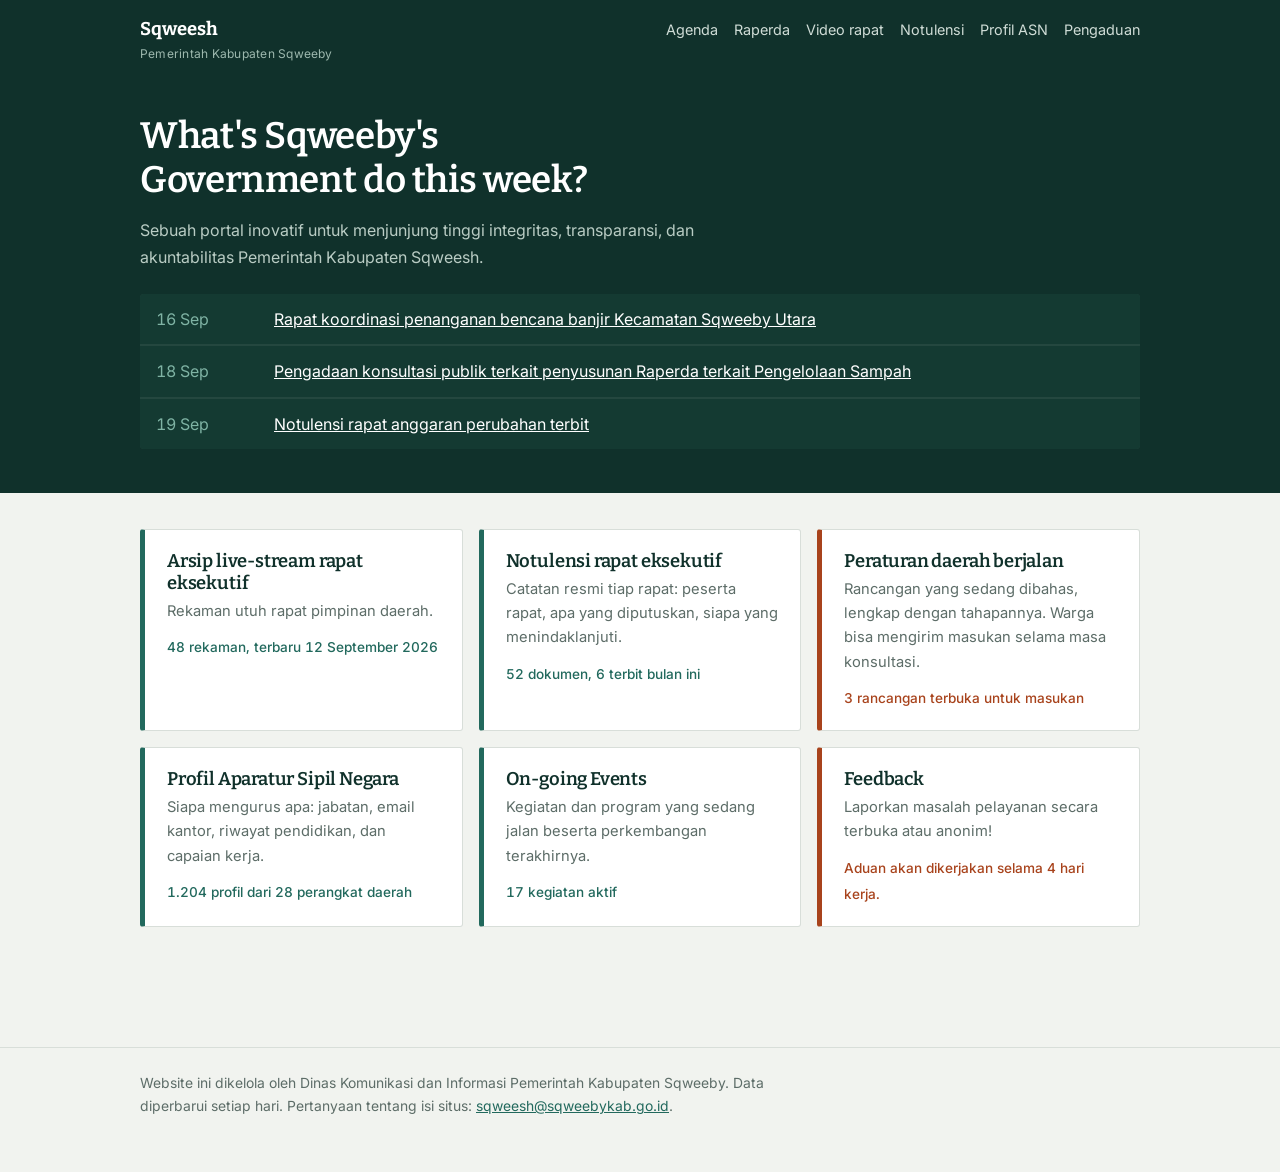
<file: index.html>
<!DOCTYPE html>
<html lang="id">
<head>
<meta charset="UTF-8">
<meta name="viewport" content="width=device-width, initial-scale=1.0">
<title>Sqweesh — Performance Tracker Pemerintah Kabupaten Sqweeby</title>
<meta name="description" content="Portal terbuka untuk memantau rapat, peraturan, agenda, dan aparatur Pemerintah Kabupaten Sqweeby.">
<link rel="preconnect" href="https://fonts.googleapis.com">
<link rel="preconnect" href="https://fonts.gstatic.com" crossorigin>
<link href="https://fonts.googleapis.com/css2?family=Bitter:wght@500;600;700&family=Inter:wght@400;500;600&display=swap" rel="stylesheet">
<link rel="stylesheet" href="style.css">
</head>
<body>

<header class="site-head">
  <div class="wrap">
    <a class="brand" href="index.html">Sqweesh<span>Pemerintah Kabupaten Sqweeby</span></a>
    <nav>
      <a href="agenda.html">Agenda</a>
      <a href="raperda.html">Raperda</a>
      <a href="arsip-video.html">Video rapat</a>
      <a href="notulensi.html">Notulensi</a>
      <a href="profil-asn.html">Profil ASN</a>
      <a href="pengaduan.html">Pengaduan</a>
    </nav>
  </div>
</header>

<section class="today">
  <div class="wrap">
    <h1>What's Sqweeby's Government do this week?</h1>
    <p>Sebuah portal inovatif untuk menjunjung tinggi integritas, transparansi, dan akuntabilitas Pemerintah Kabupaten Sqweesh.</p>

    <ul class="today-list">
      <li>
        <time datetime="2026-09-16">16 Sep</time>
        <a href="agenda.html">Rapat koordinasi penanganan bencana banjir Kecamatan Sqweeby Utara</a>
      </li>
      <li>
        <time datetime="2026-09-18">18 Sep</time>
        <a href="raperda.html">Pengadaan konsultasi publik terkait penyusunan Raperda terkait Pengelolaan Sampah</a>
      </li>
      <li>
        <time datetime="2026-09-19">19 Sep</time>
        <a href="notulensi.html">Notulensi rapat anggaran perubahan terbit</a>
      </li>
    </ul>
  </div>
</section>

<main>
  <div class="wrap">
    <div class="trackers">

      <a class="tracker" href="arsip-video.html">
        <h2>Arsip live-stream rapat eksekutif</h2>
        <p>Rekaman utuh rapat pimpinan daerah.</p>
        <span class="count">48 rekaman, terbaru 12 September 2026</span>
      </a>

      <a class="tracker" href="notulensi.html">
        <h2>Notulensi rapat eksekutif</h2>
        <p>Catatan resmi tiap rapat: peserta rapat, apa yang diputuskan, siapa yang menindaklanjuti.</p>
        <span class="count">52 dokumen, 6 terbit bulan ini</span>
      </a>

      <a class="tracker open" href="raperda.html">
        <h2>Peraturan daerah berjalan</h2>
        <p>Rancangan yang sedang dibahas, lengkap dengan tahapannya. Warga bisa mengirim masukan selama masa konsultasi.</p>
        <span class="count">3 rancangan terbuka untuk masukan</span>
      </a>

      <a class="tracker" href="profil-asn.html">
        <h2>Profil Aparatur Sipil Negara</h2>
        <p>Siapa mengurus apa: jabatan, email kantor, riwayat pendidikan, dan capaian kerja.</p>
        <span class="count">1.204 profil dari 28 perangkat daerah</span>
      </a>

      <a class="tracker" href="agenda.html">
        <h2>On-going Events</h2>
        <p>Kegiatan dan program yang sedang jalan beserta perkembangan terakhirnya.</p>
        <span class="count">17 kegiatan aktif</span>
      </a>

      <a class="tracker open" href="pengaduan.html">
        <h2>Feedback</h2>
        <p>Laporkan masalah pelayanan secara terbuka atau anonim!</p>
        <span class="count">Aduan akan dikerjakan selama 4 hari kerja.</span>
      </a>

    </div>
  </div>
</main>

<footer class="site-foot">
  <div class="wrap">
    <p>Website ini dikelola oleh Dinas Komunikasi dan Informasi Pemerintah Kabupaten Sqweeby. Data diperbarui setiap hari. Pertanyaan tentang isi situs: <a href="mailto:sqweesh@sqweebykab.go.id">sqweesh@sqweebykab.go.id</a>.</p>
  </div>
</footer>

</body>
</html>
</file>
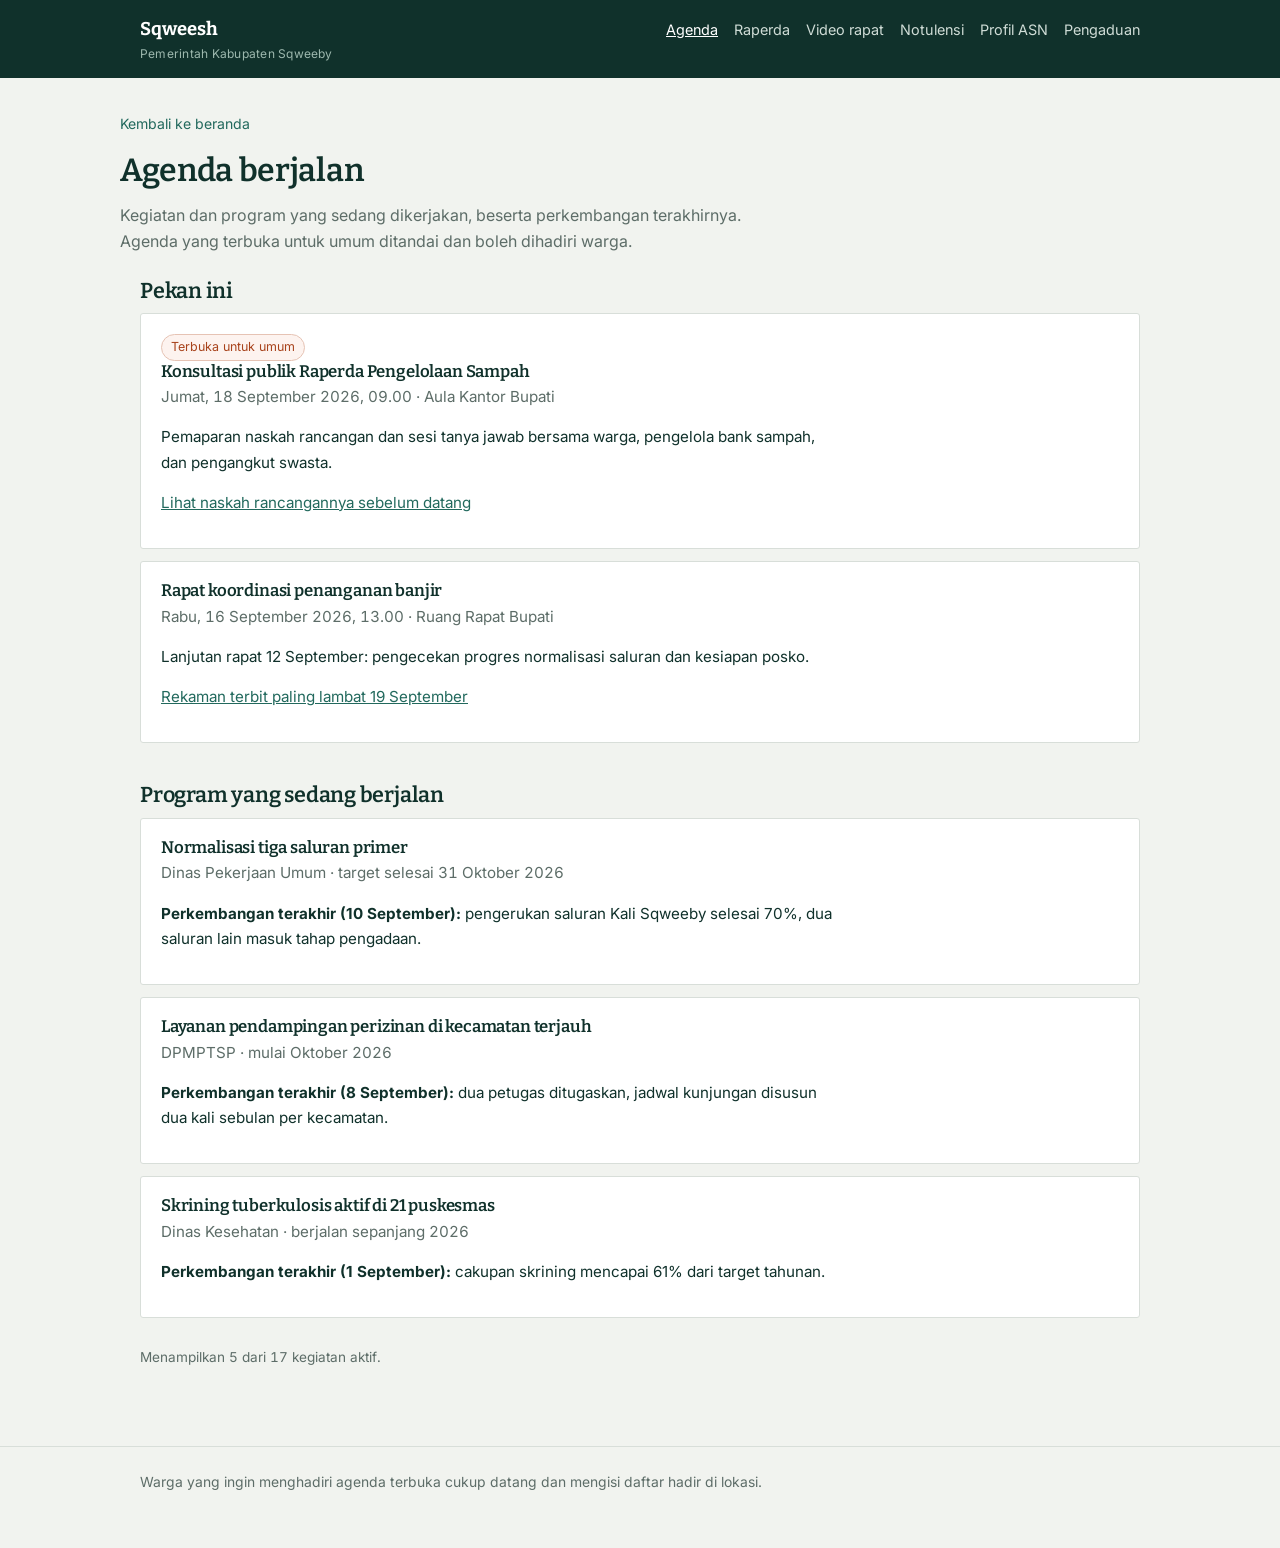
<file: agenda.html>
<!DOCTYPE html>
<html lang="id">
<head>
<meta charset="UTF-8">
<meta name="viewport" content="width=device-width, initial-scale=1.0">
<title>Agenda berjalan — Sqweesh</title>
<link rel="preconnect" href="https://fonts.googleapis.com">
<link rel="preconnect" href="https://fonts.gstatic.com" crossorigin>
<link href="https://fonts.googleapis.com/css2?family=Bitter:wght@500;600;700&family=Inter:wght@400;500;600&display=swap" rel="stylesheet">
<link rel="stylesheet" href="style.css">
</head>
<body>

<header class="site-head">
  <div class="wrap">
    <a class="brand" href="index.html">Sqweesh<span>Pemerintah Kabupaten Sqweeby</span></a>
    <nav>
      <a href="agenda.html" aria-current="page">Agenda</a>
      <a href="raperda.html">Raperda</a>
      <a href="arsip-video.html">Video rapat</a>
      <a href="notulensi.html">Notulensi</a>
      <a href="profil-asn.html">Profil ASN</a>
      <a href="pengaduan.html">Pengaduan</a>
    </nav>
  </div>
</header>

<div class="wrap page-head">
  <a class="back" href="index.html">Kembali ke beranda</a>
  <h1>Agenda berjalan</h1>
  <p class="lede">Kegiatan dan program yang sedang dikerjakan, beserta perkembangan terakhirnya. Agenda yang terbuka untuk umum ditandai dan boleh dihadiri warga.</p>
</div>

<main>
  <div class="wrap">

    <h2>Pekan ini</h2>

    <article class="item">
      <span class="chip open">Terbuka untuk umum</span>
      <h3>Konsultasi publik Raperda Pengelolaan Sampah</h3>
      <p class="meta">Jumat, 18 September 2026, 09.00 &middot; Aula Kantor Bupati</p>
      <p>Pemaparan naskah rancangan dan sesi tanya jawab bersama warga, pengelola bank sampah, dan pengangkut swasta.</p>
      <p><a href="raperda.html">Lihat naskah rancangannya sebelum datang</a></p>
    </article>

    <article class="item">
      <h3>Rapat koordinasi penanganan banjir</h3>
      <p class="meta">Rabu, 16 September 2026, 13.00 &middot; Ruang Rapat Bupati</p>
      <p>Lanjutan rapat 12 September: pengecekan progres normalisasi saluran dan kesiapan posko.</p>
      <p><a href="arsip-video.html">Rekaman terbit paling lambat 19 September</a></p>
    </article>

    <h2 style="margin-top:40px">Program yang sedang berjalan</h2>

    <article class="item">
      <h3>Normalisasi tiga saluran primer</h3>
      <p class="meta">Dinas Pekerjaan Umum &middot; target selesai 31 Oktober 2026</p>
      <p><strong>Perkembangan terakhir (10 September):</strong> pengerukan saluran Kali Sqweeby selesai 70%, dua saluran lain masuk tahap pengadaan.</p>
    </article>

    <article class="item">
      <h3>Layanan pendampingan perizinan di kecamatan terjauh</h3>
      <p class="meta">DPMPTSP &middot; mulai Oktober 2026</p>
      <p><strong>Perkembangan terakhir (8 September):</strong> dua petugas ditugaskan, jadwal kunjungan disusun dua kali sebulan per kecamatan.</p>
    </article>

    <article class="item">
      <h3>Skrining tuberkulosis aktif di 21 puskesmas</h3>
      <p class="meta">Dinas Kesehatan &middot; berjalan sepanjang 2026</p>
      <p><strong>Perkembangan terakhir (1 September):</strong> cakupan skrining mencapai 61% dari target tahunan.</p>
    </article>

    <p class="meta" style="margin-top:28px">Menampilkan 5 dari 17 kegiatan aktif.</p>

  </div>
</main>

<footer class="site-foot">
  <div class="wrap">
    <p>Warga yang ingin menghadiri agenda terbuka cukup datang dan mengisi daftar hadir di lokasi.</p>
  </div>
</footer>

</body>
</html>
</file>
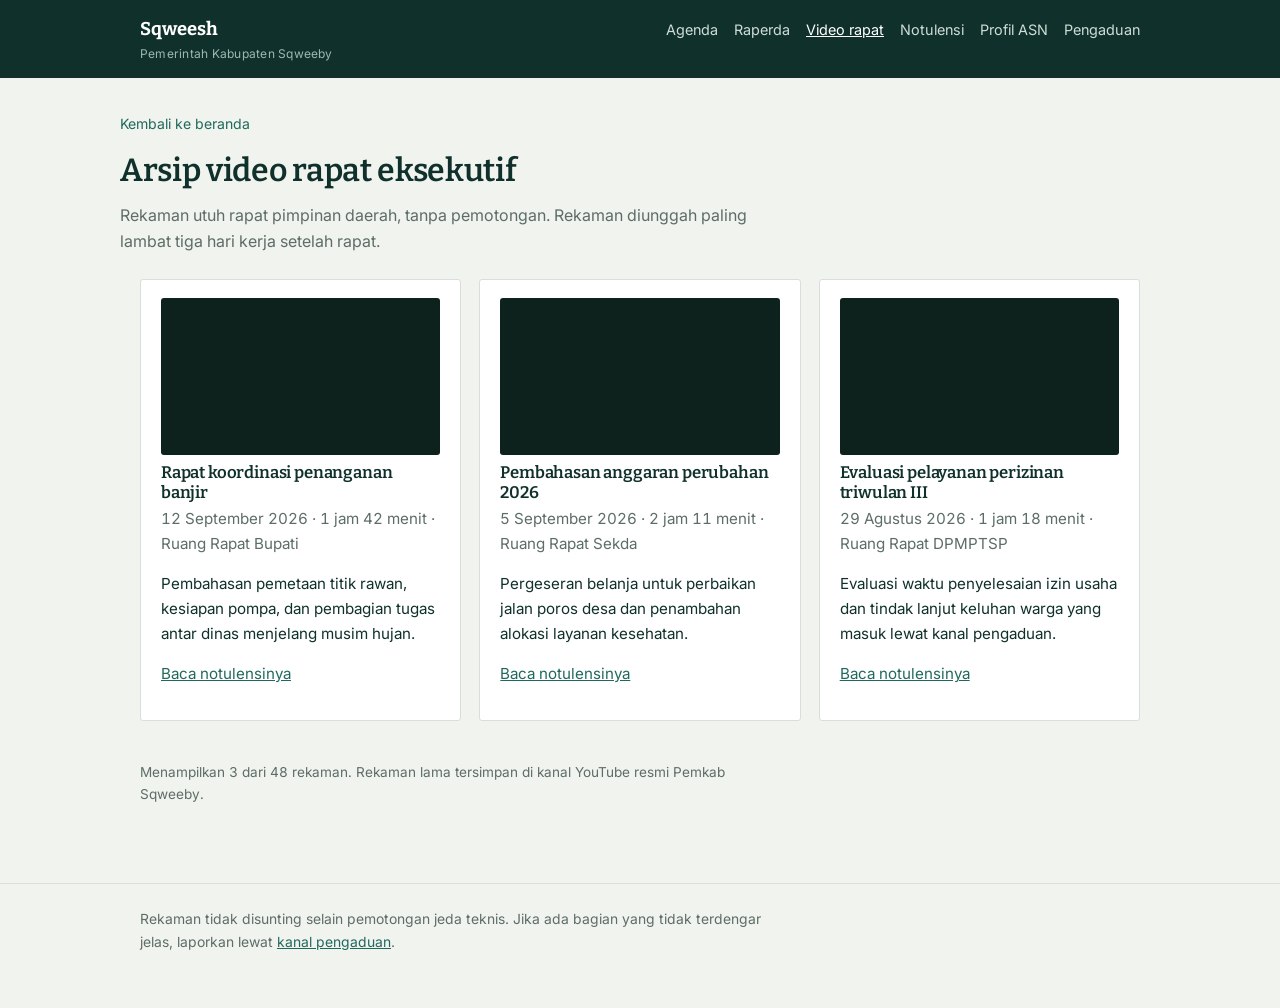
<file: arsip-video.html>
<!DOCTYPE html>
<html lang="id">
<head>
<meta charset="UTF-8">
<meta name="viewport" content="width=device-width, initial-scale=1.0">
<title>Arsip video rapat eksekutif — Sqweesh</title>
<link rel="preconnect" href="https://fonts.googleapis.com">
<link rel="preconnect" href="https://fonts.gstatic.com" crossorigin>
<link href="https://fonts.googleapis.com/css2?family=Bitter:wght@500;600;700&family=Inter:wght@400;500;600&display=swap" rel="stylesheet">
<link rel="stylesheet" href="style.css">
</head>
<body>

<header class="site-head">
  <div class="wrap">
    <a class="brand" href="index.html">Sqweesh<span>Pemerintah Kabupaten Sqweeby</span></a>
    <nav>
      <a href="agenda.html">Agenda</a>
      <a href="raperda.html">Raperda</a>
      <a href="arsip-video.html" aria-current="page">Video rapat</a>
      <a href="notulensi.html">Notulensi</a>
      <a href="profil-asn.html">Profil ASN</a>
      <a href="pengaduan.html">Pengaduan</a>
    </nav>
  </div>
</header>

<div class="wrap page-head">
  <a class="back" href="index.html">Kembali ke beranda</a>
  <h1>Arsip video rapat eksekutif</h1>
  <p class="lede">Rekaman utuh rapat pimpinan daerah, tanpa pemotongan. Rekaman diunggah paling lambat tiga hari kerja setelah rapat.</p>
</div>

<main>
  <div class="wrap">

    <div class="video-grid">

      <article class="item">
        <iframe class="video-frame"
                src="https://www.youtube.com/embed/VIDEO_ID_1"
                title="Rekaman Rapat Koordinasi Penanganan Banjir"
                allowfullscreen loading="lazy"></iframe>
        <h3>Rapat koordinasi penanganan banjir</h3>
        <p class="meta">12 September 2026 &middot; 1 jam 42 menit &middot; Ruang Rapat Bupati</p>
        <p>Pembahasan pemetaan titik rawan, kesiapan pompa, dan pembagian tugas antar dinas menjelang musim hujan.</p>
        <p><a href="notulensi.html">Baca notulensinya</a></p>
      </article>

      <article class="item">
        <iframe class="video-frame"
                src="https://www.youtube.com/embed/VIDEO_ID_2"
                title="Rekaman Rapat Pembahasan Anggaran Perubahan"
                allowfullscreen loading="lazy"></iframe>
        <h3>Pembahasan anggaran perubahan 2026</h3>
        <p class="meta">5 September 2026 &middot; 2 jam 11 menit &middot; Ruang Rapat Sekda</p>
        <p>Pergeseran belanja untuk perbaikan jalan poros desa dan penambahan alokasi layanan kesehatan.</p>
        <p><a href="notulensi.html">Baca notulensinya</a></p>
      </article>

      <article class="item">
        <iframe class="video-frame"
                src="https://www.youtube.com/embed/VIDEO_ID_3"
                title="Rekaman Rapat Evaluasi Pelayanan Perizinan"
                allowfullscreen loading="lazy"></iframe>
        <h3>Evaluasi pelayanan perizinan triwulan III</h3>
        <p class="meta">29 Agustus 2026 &middot; 1 jam 18 menit &middot; Ruang Rapat DPMPTSP</p>
        <p>Evaluasi waktu penyelesaian izin usaha dan tindak lanjut keluhan warga yang masuk lewat kanal pengaduan.</p>
        <p><a href="notulensi.html">Baca notulensinya</a></p>
      </article>

    </div>

    <p class="meta" style="margin-top:28px">Menampilkan 3 dari 48 rekaman. Rekaman lama tersimpan di kanal YouTube resmi Pemkab Sqweeby.</p>

  </div>
</main>

<footer class="site-foot">
  <div class="wrap">
    <p>Rekaman tidak disunting selain pemotongan jeda teknis. Jika ada bagian yang tidak terdengar jelas, laporkan lewat <a href="pengaduan.html">kanal pengaduan</a>.</p>
  </div>
</footer>

</body>
</html>
</file>
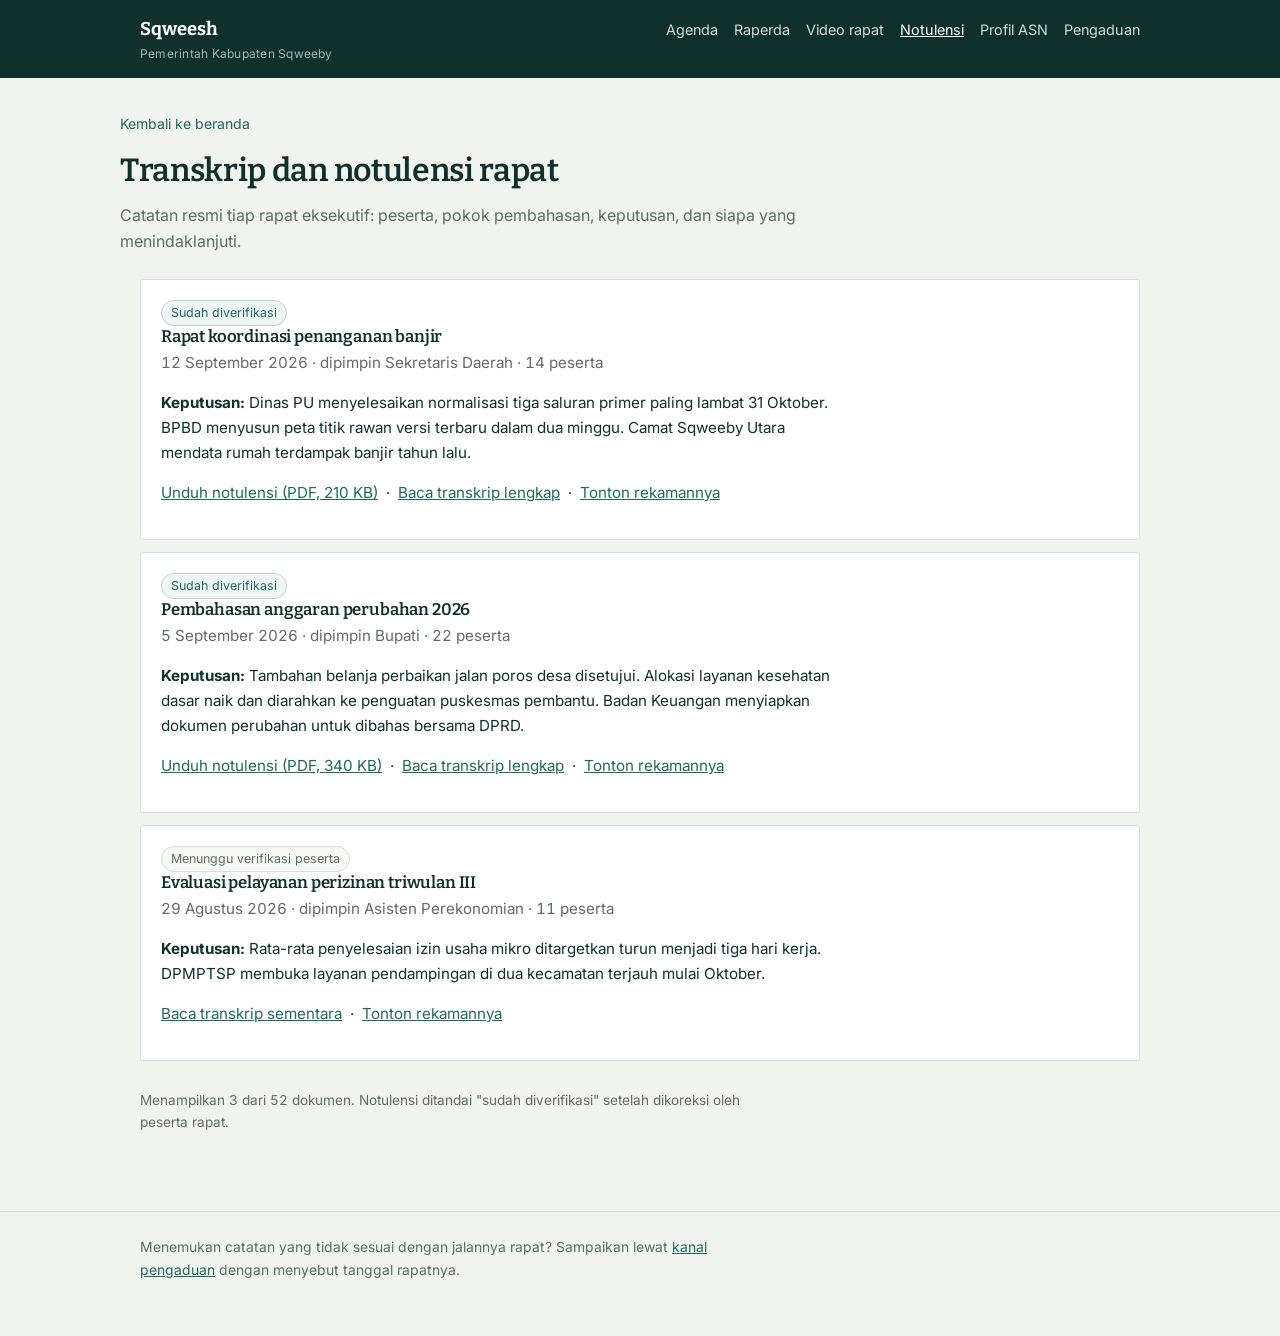
<file: notulensi.html>
<!DOCTYPE html>
<html lang="id">
<head>
<meta charset="UTF-8">
<meta name="viewport" content="width=device-width, initial-scale=1.0">
<title>Transkrip dan notulensi rapat — Sqweesh</title>
<link rel="preconnect" href="https://fonts.googleapis.com">
<link rel="preconnect" href="https://fonts.gstatic.com" crossorigin>
<link href="https://fonts.googleapis.com/css2?family=Bitter:wght@500;600;700&family=Inter:wght@400;500;600&display=swap" rel="stylesheet">
<link rel="stylesheet" href="style.css">
</head>
<body>

<header class="site-head">
  <div class="wrap">
    <a class="brand" href="index.html">Sqweesh<span>Pemerintah Kabupaten Sqweeby</span></a>
    <nav>
      <a href="agenda.html">Agenda</a>
      <a href="raperda.html">Raperda</a>
      <a href="arsip-video.html">Video rapat</a>
      <a href="notulensi.html" aria-current="page">Notulensi</a>
      <a href="profil-asn.html">Profil ASN</a>
      <a href="pengaduan.html">Pengaduan</a>
    </nav>
  </div>
</header>

<div class="wrap page-head">
  <a class="back" href="index.html">Kembali ke beranda</a>
  <h1>Transkrip dan notulensi rapat</h1>
  <p class="lede">Catatan resmi tiap rapat eksekutif: peserta, pokok pembahasan, keputusan, dan siapa yang menindaklanjuti.</p>
</div>

<main>
  <div class="wrap">

    <article class="item">
      <span class="chip done">Sudah diverifikasi</span>
      <h3>Rapat koordinasi penanganan banjir</h3>
      <p class="meta">12 September 2026 &middot; dipimpin Sekretaris Daerah &middot; 14 peserta</p>
      <p><strong>Keputusan:</strong> Dinas PU menyelesaikan normalisasi tiga saluran primer paling lambat 31 Oktober. BPBD menyusun peta titik rawan versi terbaru dalam dua minggu. Camat Sqweeby Utara mendata rumah terdampak banjir tahun lalu.</p>
      <p><a href="#">Unduh notulensi (PDF, 210 KB)</a> &nbsp;&middot;&nbsp; <a href="#">Baca transkrip lengkap</a> &nbsp;&middot;&nbsp; <a href="arsip-video.html">Tonton rekamannya</a></p>
    </article>

    <article class="item">
      <span class="chip done">Sudah diverifikasi</span>
      <h3>Pembahasan anggaran perubahan 2026</h3>
      <p class="meta">5 September 2026 &middot; dipimpin Bupati &middot; 22 peserta</p>
      <p><strong>Keputusan:</strong> Tambahan belanja perbaikan jalan poros desa disetujui. Alokasi layanan kesehatan dasar naik dan diarahkan ke penguatan puskesmas pembantu. Badan Keuangan menyiapkan dokumen perubahan untuk dibahas bersama DPRD.</p>
      <p><a href="#">Unduh notulensi (PDF, 340 KB)</a> &nbsp;&middot;&nbsp; <a href="#">Baca transkrip lengkap</a> &nbsp;&middot;&nbsp; <a href="arsip-video.html">Tonton rekamannya</a></p>
    </article>

    <article class="item">
      <span class="chip">Menunggu verifikasi peserta</span>
      <h3>Evaluasi pelayanan perizinan triwulan III</h3>
      <p class="meta">29 Agustus 2026 &middot; dipimpin Asisten Perekonomian &middot; 11 peserta</p>
      <p><strong>Keputusan:</strong> Rata-rata penyelesaian izin usaha mikro ditargetkan turun menjadi tiga hari kerja. DPMPTSP membuka layanan pendampingan di dua kecamatan terjauh mulai Oktober.</p>
      <p><a href="#">Baca transkrip sementara</a> &nbsp;&middot;&nbsp; <a href="arsip-video.html">Tonton rekamannya</a></p>
    </article>

    <p class="meta" style="margin-top:28px">Menampilkan 3 dari 52 dokumen. Notulensi ditandai "sudah diverifikasi" setelah dikoreksi oleh peserta rapat.</p>

  </div>
</main>

<footer class="site-foot">
  <div class="wrap">
    <p>Menemukan catatan yang tidak sesuai dengan jalannya rapat? Sampaikan lewat <a href="pengaduan.html">kanal pengaduan</a> dengan menyebut tanggal rapatnya.</p>
  </div>
</footer>

</body>
</html>
</file>
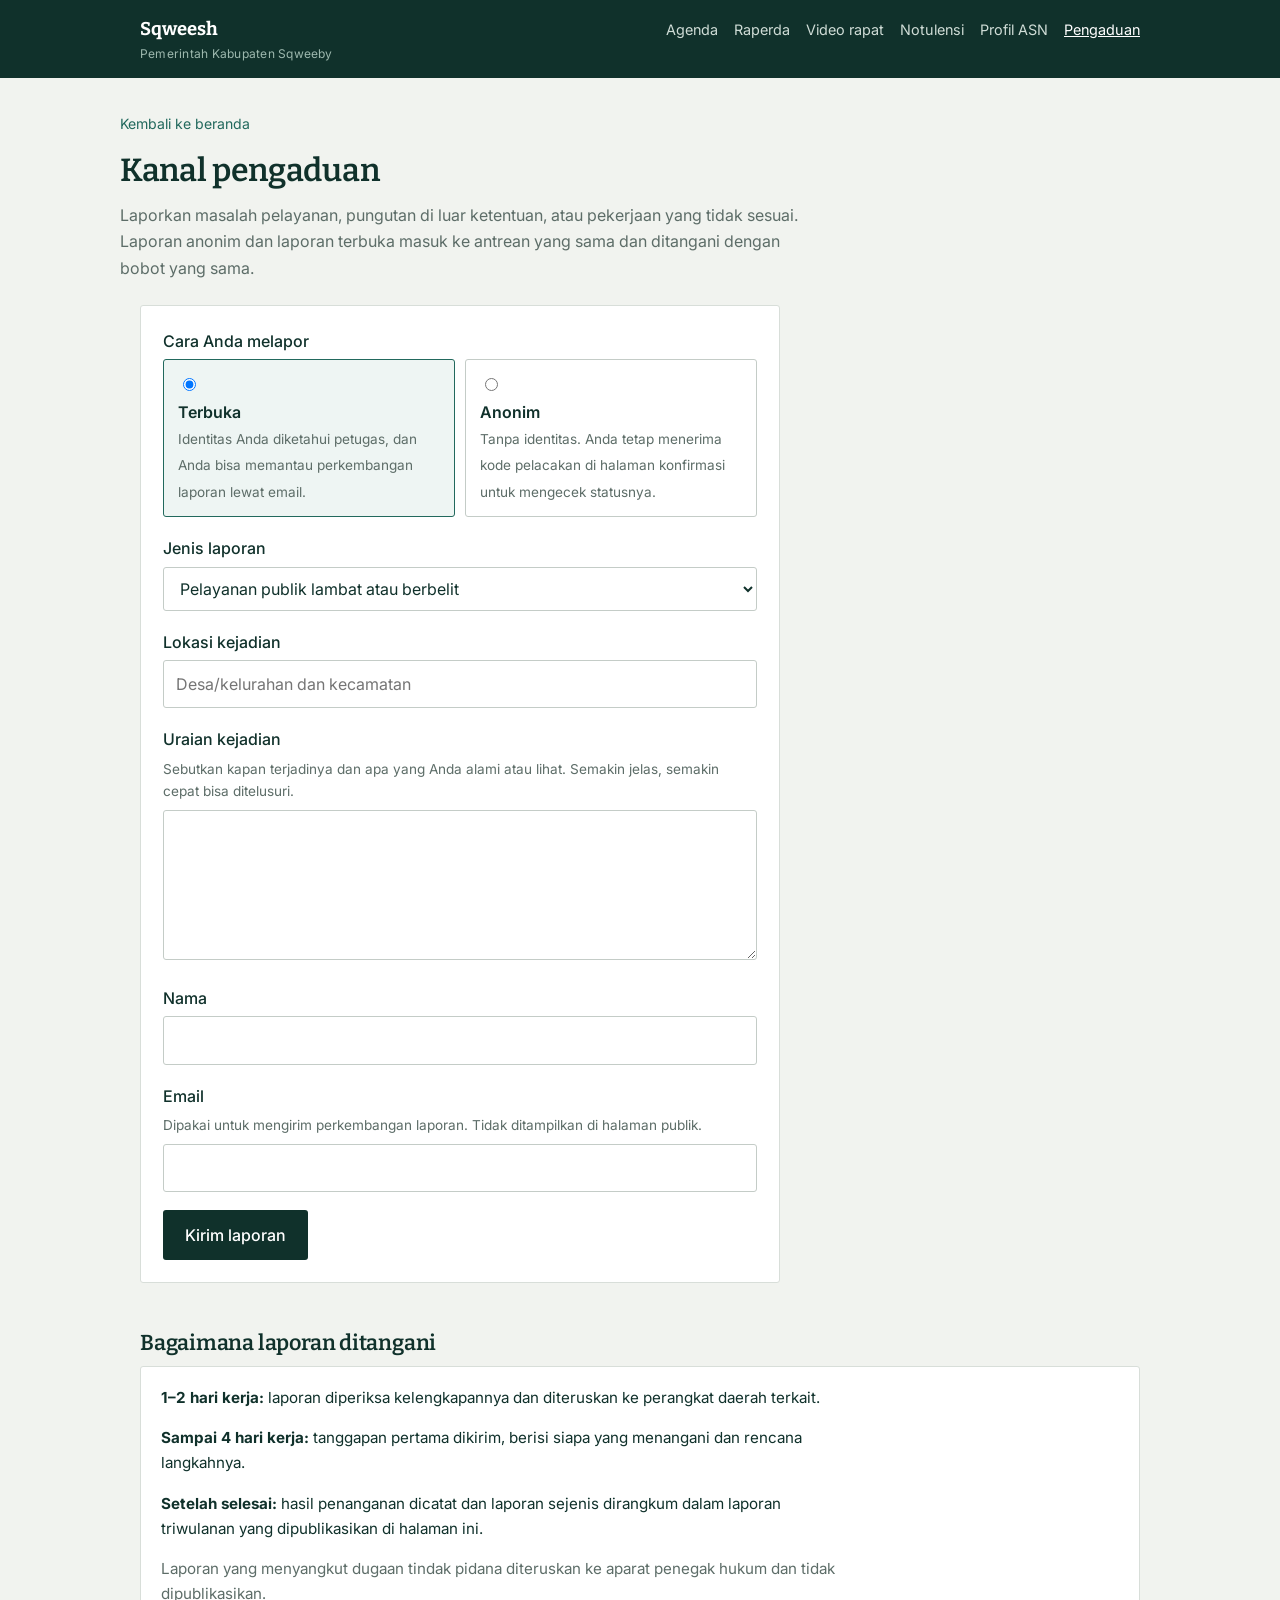
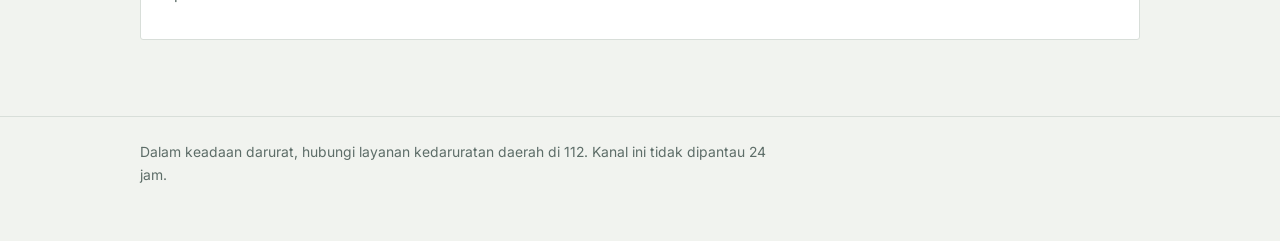
<file: pengaduan.html>
<!DOCTYPE html>
<html lang="id">
<head>
<meta charset="UTF-8">
<meta name="viewport" content="width=device-width, initial-scale=1.0">
<title>Kanal pengaduan — Sqweesh</title>
<link rel="preconnect" href="https://fonts.googleapis.com">
<link rel="preconnect" href="https://fonts.gstatic.com" crossorigin>
<link href="https://fonts.googleapis.com/css2?family=Bitter:wght@500;600;700&family=Inter:wght@400;500;600&display=swap" rel="stylesheet">
<link rel="stylesheet" href="style.css">
</head>
<body>

<header class="site-head">
  <div class="wrap">
    <a class="brand" href="index.html">Sqweesh<span>Pemerintah Kabupaten Sqweeby</span></a>
    <nav>
      <a href="agenda.html">Agenda</a>
      <a href="raperda.html">Raperda</a>
      <a href="arsip-video.html">Video rapat</a>
      <a href="notulensi.html">Notulensi</a>
      <a href="profil-asn.html">Profil ASN</a>
      <a href="pengaduan.html" aria-current="page">Pengaduan</a>
    </nav>
  </div>
</header>

<div class="wrap page-head">
  <a class="back" href="index.html">Kembali ke beranda</a>
  <h1>Kanal pengaduan</h1>
  <p class="lede">Laporkan masalah pelayanan, pungutan di luar ketentuan, atau pekerjaan yang tidak sesuai. Laporan anonim dan laporan terbuka masuk ke antrean yang sama dan ditangani dengan bobot yang sama.</p>
</div>

<main>
  <div class="wrap">

    <form class="form" action="https://formspree.io/f/KODE_FORMULIR_ANDA" method="POST">

      <div class="field">
        <label>Cara Anda melapor</label>
        <div class="choice">
          <label>
            <input type="radio" name="mode" value="publik" checked>
            <strong>Terbuka</strong>
            <span>Identitas Anda diketahui petugas, dan Anda bisa memantau perkembangan laporan lewat email.</span>
          </label>
          <label>
            <input type="radio" name="mode" value="anonim">
            <strong>Anonim</strong>
            <span>Tanpa identitas. Anda tetap menerima kode pelacakan di halaman konfirmasi untuk mengecek statusnya.</span>
          </label>
        </div>
      </div>

      <div class="field">
        <label for="kategori">Jenis laporan</label>
        <select id="kategori" name="kategori" required>
          <option value="pelayanan">Pelayanan publik lambat atau berbelit</option>
          <option value="pungutan">Pungutan di luar ketentuan</option>
          <option value="infrastruktur">Pekerjaan atau fasilitas bermasalah</option>
          <option value="perilaku">Perilaku aparatur</option>
          <option value="lainnya">Lainnya</option>
        </select>
      </div>

      <div class="field">
        <label for="lokasi">Lokasi kejadian</label>
        <input type="text" id="lokasi" name="lokasi" placeholder="Desa/kelurahan dan kecamatan" required>
      </div>

      <div class="field">
        <label for="uraian">Uraian kejadian</label>
        <p class="help">Sebutkan kapan terjadinya dan apa yang Anda alami atau lihat. Semakin jelas, semakin cepat bisa ditelusuri.</p>
        <textarea id="uraian" name="uraian" required></textarea>
      </div>

      <div id="identitas">
        <div class="field">
          <label for="nama">Nama</label>
          <input type="text" id="nama" name="nama">
        </div>
        <div class="field">
          <label for="email">Email</label>
          <p class="help">Dipakai untuk mengirim perkembangan laporan. Tidak ditampilkan di halaman publik.</p>
          <input type="email" id="email" name="email">
        </div>
      </div>

      <p class="notice" id="catatan-anonim" hidden>
        Laporan anonim tidak menyertakan nama maupun email. Simpan baik-baik kode pelacakan yang muncul setelah mengirim, karena itu satu-satunya cara mengecek status laporan Anda.
      </p>

      <button type="submit">Kirim laporan</button>
    </form>

    <h2 style="margin-top:48px">Bagaimana laporan ditangani</h2>
    <article class="item">
      <p><strong>1&ndash;2 hari kerja:</strong> laporan diperiksa kelengkapannya dan diteruskan ke perangkat daerah terkait.</p>
      <p><strong>Sampai 4 hari kerja:</strong> tanggapan pertama dikirim, berisi siapa yang menangani dan rencana langkahnya.</p>
      <p><strong>Setelah selesai:</strong> hasil penanganan dicatat dan laporan sejenis dirangkum dalam laporan triwulanan yang dipublikasikan di halaman ini.</p>
      <p class="meta">Laporan yang menyangkut dugaan tindak pidana diteruskan ke aparat penegak hukum dan tidak dipublikasikan.</p>
    </article>

  </div>
</main>

<footer class="site-foot">
  <div class="wrap">
    <p>Dalam keadaan darurat, hubungi layanan kedaruratan daerah di 112. Kanal ini tidak dipantau 24 jam.</p>
  </div>
</footer>

<script>
  const identitas = document.getElementById('identitas');
  const catatan = document.getElementById('catatan-anonim');

  document.querySelectorAll('input[name="mode"]').forEach(function (radio) {
    radio.addEventListener('change', function () {
      const anonim = this.value === 'anonim';
      identitas.hidden = anonim;
      catatan.hidden = !anonim;
      document.getElementById('nama').value = '';
      document.getElementById('email').value = '';
    });
  });
</script>

</body>
</html>
</file>
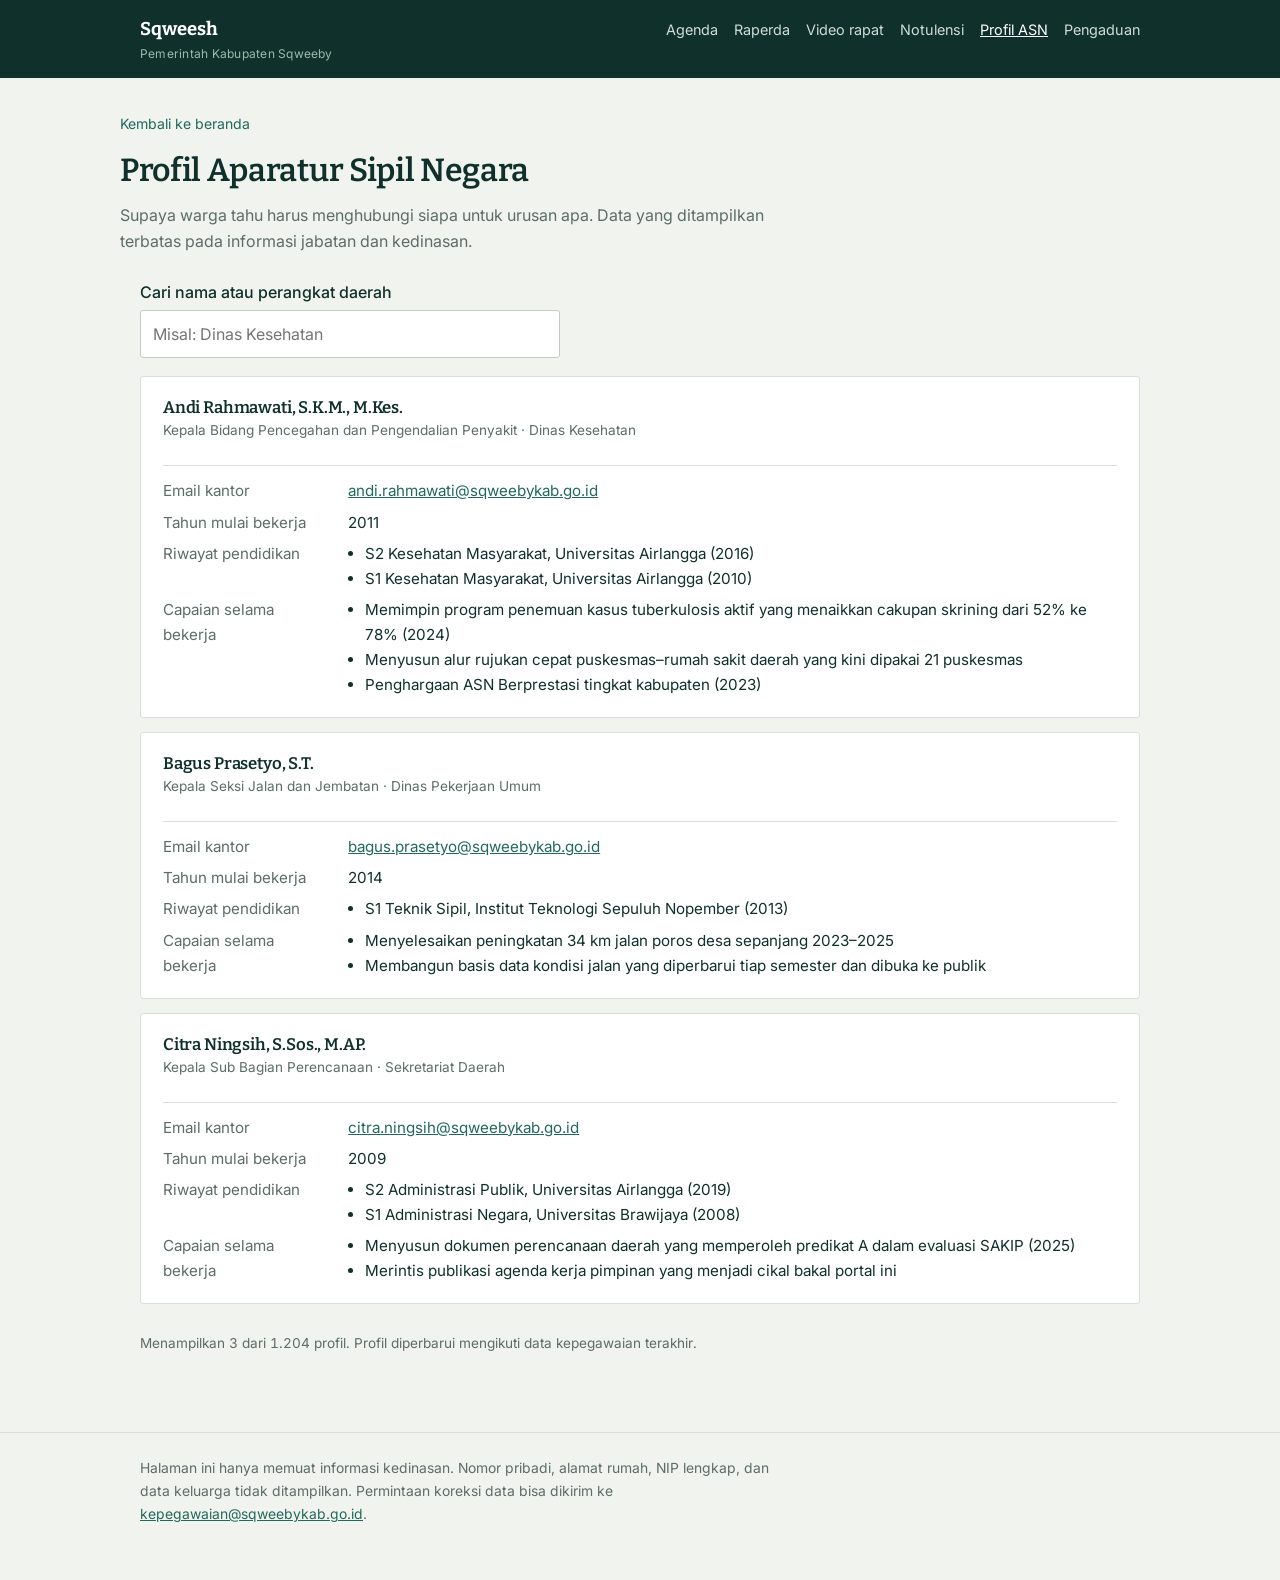
<file: profil-asn.html>
<!DOCTYPE html>
<html lang="id">
<head>
<meta charset="UTF-8">
<meta name="viewport" content="width=device-width, initial-scale=1.0">
<title>Profil Aparatur Sipil Negara — Sqweesh</title>
<link rel="preconnect" href="https://fonts.googleapis.com">
<link rel="preconnect" href="https://fonts.gstatic.com" crossorigin>
<link href="https://fonts.googleapis.com/css2?family=Bitter:wght@500;600;700&family=Inter:wght@400;500;600&display=swap" rel="stylesheet">
<link rel="stylesheet" href="style.css">
</head>
<body>

<header class="site-head">
  <div class="wrap">
    <a class="brand" href="index.html">Sqweesh<span>Pemerintah Kabupaten Sqweeby</span></a>
    <nav>
      <a href="agenda.html">Agenda</a>
      <a href="raperda.html">Raperda</a>
      <a href="arsip-video.html">Video rapat</a>
      <a href="notulensi.html">Notulensi</a>
      <a href="profil-asn.html" aria-current="page">Profil ASN</a>
      <a href="pengaduan.html">Pengaduan</a>
    </nav>
  </div>
</header>

<div class="wrap page-head">
  <a class="back" href="index.html">Kembali ke beranda</a>
  <h1>Profil Aparatur Sipil Negara</h1>
  <p class="lede">Supaya warga tahu harus menghubungi siapa untuk urusan apa. Data yang ditampilkan terbatas pada informasi jabatan dan kedinasan.</p>
</div>

<main>
  <div class="wrap">

    <div class="field" style="max-width:420px">
      <label for="cari">Cari nama atau perangkat daerah</label>
      <input type="text" id="cari" placeholder="Misal: Dinas Kesehatan">
    </div>

    <section class="asn">
      <header>
        <h3>Andi Rahmawati, S.K.M., M.Kes.</h3>
        <p class="meta">Kepala Bidang Pencegahan dan Pengendalian Penyakit &middot; Dinas Kesehatan</p>
      </header>
      <dl>
        <dt>Email kantor</dt>
        <dd><a href="mailto:andi.rahmawati@sqweebykab.go.id">andi.rahmawati@sqweebykab.go.id</a></dd>

        <dt>Tahun mulai bekerja</dt>
        <dd>2011</dd>

        <dt>Riwayat pendidikan</dt>
        <dd>
          <ul>
            <li>S2 Kesehatan Masyarakat, Universitas Airlangga (2016)</li>
            <li>S1 Kesehatan Masyarakat, Universitas Airlangga (2010)</li>
          </ul>
        </dd>

        <dt>Capaian selama bekerja</dt>
        <dd>
          <ul>
            <li>Memimpin program penemuan kasus tuberkulosis aktif yang menaikkan cakupan skrining dari 52% ke 78% (2024)</li>
            <li>Menyusun alur rujukan cepat puskesmas&ndash;rumah sakit daerah yang kini dipakai 21 puskesmas</li>
            <li>Penghargaan ASN Berprestasi tingkat kabupaten (2023)</li>
          </ul>
        </dd>
      </dl>
    </section>

    <section class="asn">
      <header>
        <h3>Bagus Prasetyo, S.T.</h3>
        <p class="meta">Kepala Seksi Jalan dan Jembatan &middot; Dinas Pekerjaan Umum</p>
      </header>
      <dl>
        <dt>Email kantor</dt>
        <dd><a href="mailto:bagus.prasetyo@sqweebykab.go.id">bagus.prasetyo@sqweebykab.go.id</a></dd>

        <dt>Tahun mulai bekerja</dt>
        <dd>2014</dd>

        <dt>Riwayat pendidikan</dt>
        <dd>
          <ul>
            <li>S1 Teknik Sipil, Institut Teknologi Sepuluh Nopember (2013)</li>
          </ul>
        </dd>

        <dt>Capaian selama bekerja</dt>
        <dd>
          <ul>
            <li>Menyelesaikan peningkatan 34 km jalan poros desa sepanjang 2023&ndash;2025</li>
            <li>Membangun basis data kondisi jalan yang diperbarui tiap semester dan dibuka ke publik</li>
          </ul>
        </dd>
      </dl>
    </section>

    <section class="asn">
      <header>
        <h3>Citra Ningsih, S.Sos., M.AP.</h3>
        <p class="meta">Kepala Sub Bagian Perencanaan &middot; Sekretariat Daerah</p>
      </header>
      <dl>
        <dt>Email kantor</dt>
        <dd><a href="mailto:citra.ningsih@sqweebykab.go.id">citra.ningsih@sqweebykab.go.id</a></dd>

        <dt>Tahun mulai bekerja</dt>
        <dd>2009</dd>

        <dt>Riwayat pendidikan</dt>
        <dd>
          <ul>
            <li>S2 Administrasi Publik, Universitas Airlangga (2019)</li>
            <li>S1 Administrasi Negara, Universitas Brawijaya (2008)</li>
          </ul>
        </dd>

        <dt>Capaian selama bekerja</dt>
        <dd>
          <ul>
            <li>Menyusun dokumen perencanaan daerah yang memperoleh predikat A dalam evaluasi SAKIP (2025)</li>
            <li>Merintis publikasi agenda kerja pimpinan yang menjadi cikal bakal portal ini</li>
          </ul>
        </dd>
      </dl>
    </section>

    <p class="meta" style="margin-top:28px">Menampilkan 3 dari 1.204 profil. Profil diperbarui mengikuti data kepegawaian terakhir.</p>

  </div>
</main>

<footer class="site-foot">
  <div class="wrap">
    <p>Halaman ini hanya memuat informasi kedinasan. Nomor pribadi, alamat rumah, NIP lengkap, dan data keluarga tidak ditampilkan. Permintaan koreksi data bisa dikirim ke <a href="mailto:kepegawaian@sqweebykab.go.id">kepegawaian@sqweebykab.go.id</a>.</p>
  </div>
</footer>

</body>
</html>
</file>
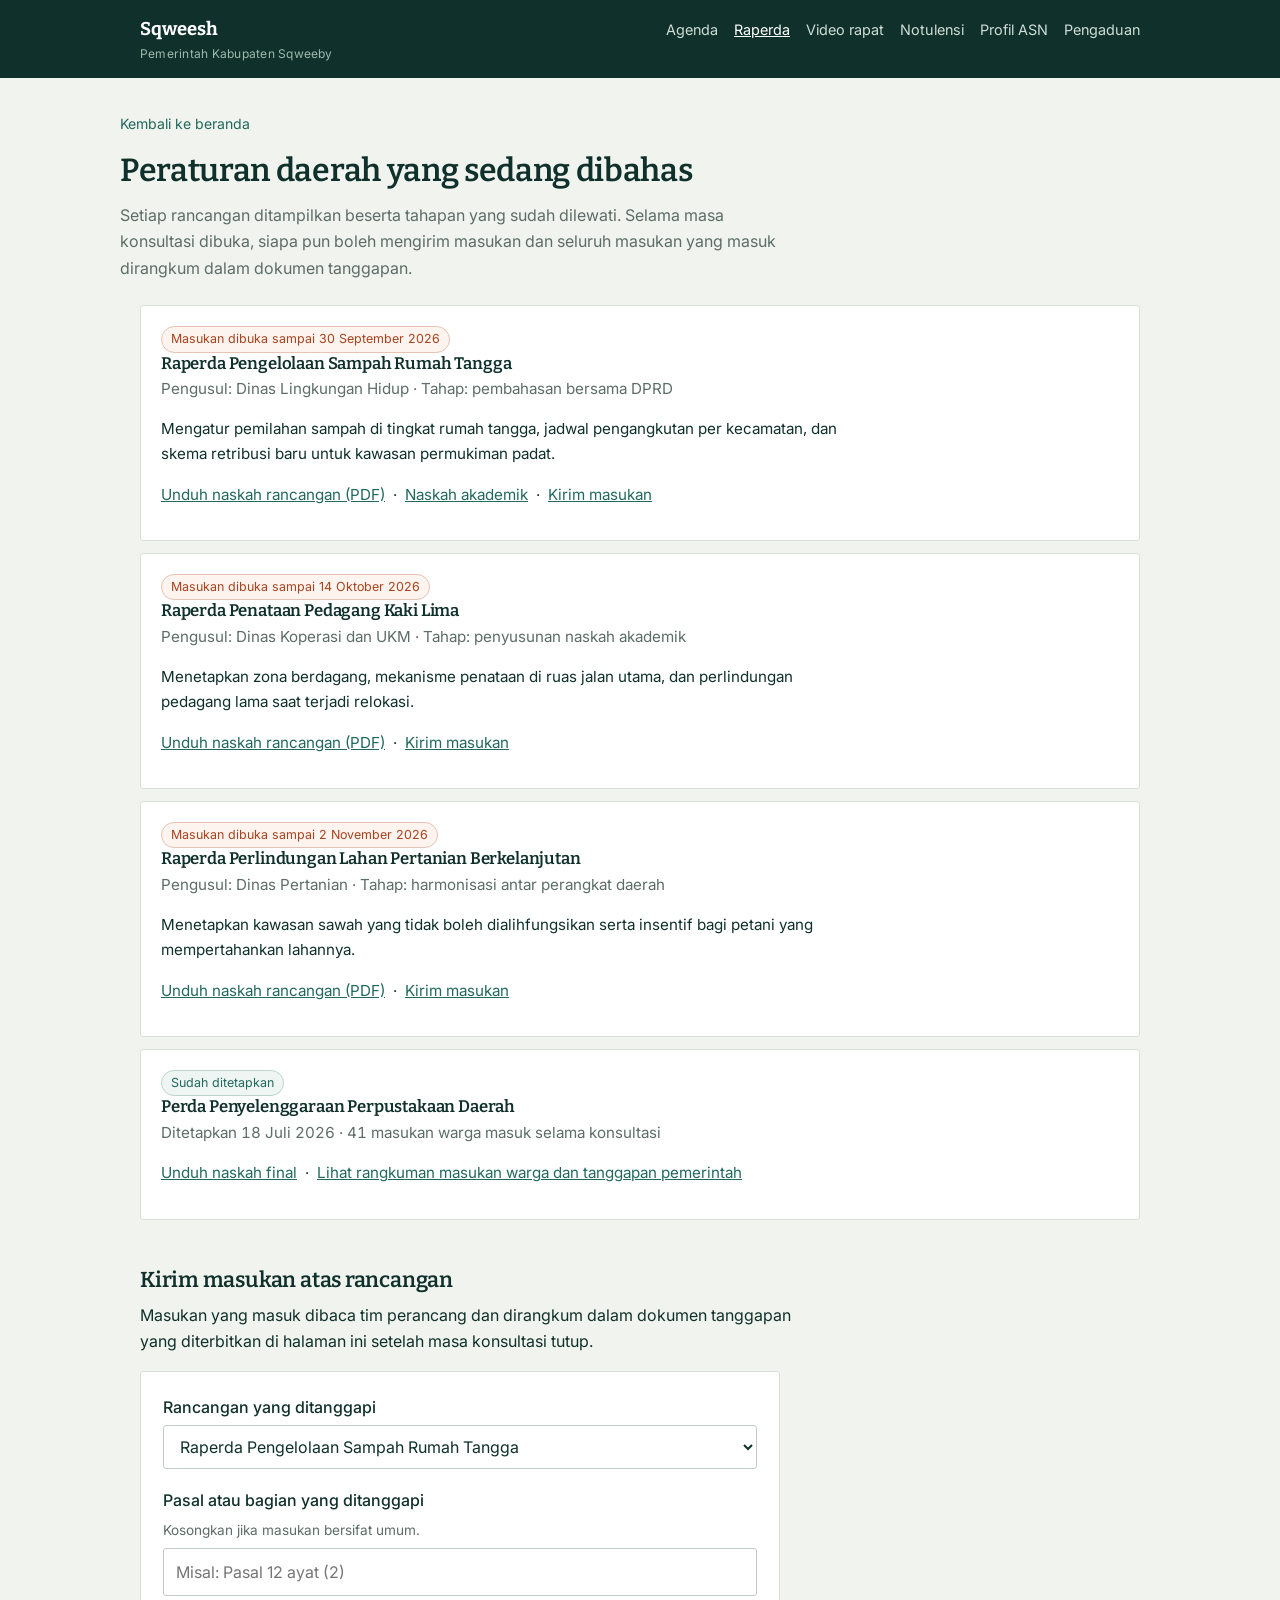
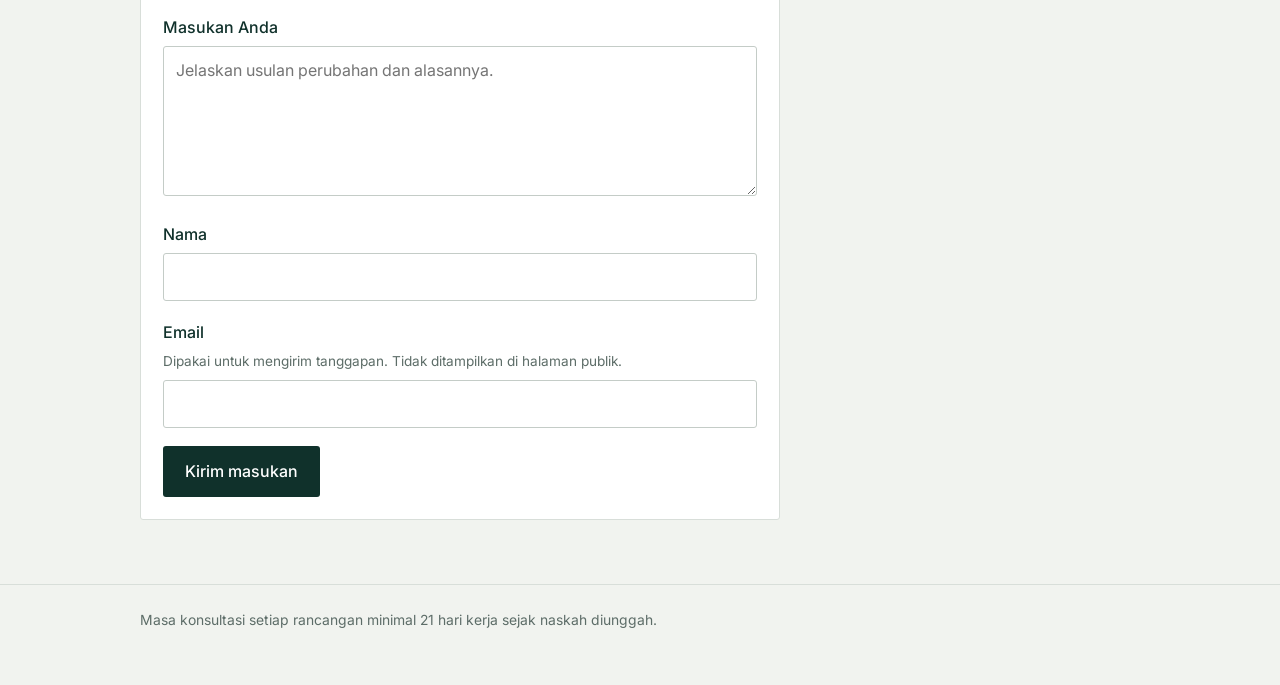
<file: raperda.html>
<!DOCTYPE html>
<html lang="id">
<head>
<meta charset="UTF-8">
<meta name="viewport" content="width=device-width, initial-scale=1.0">
<title>Peraturan daerah berjalan — Sqweesh</title>
<link rel="preconnect" href="https://fonts.googleapis.com">
<link rel="preconnect" href="https://fonts.gstatic.com" crossorigin>
<link href="https://fonts.googleapis.com/css2?family=Bitter:wght@500;600;700&family=Inter:wght@400;500;600&display=swap" rel="stylesheet">
<link rel="stylesheet" href="style.css">
</head>
<body>

<header class="site-head">
  <div class="wrap">
    <a class="brand" href="index.html">Sqweesh<span>Pemerintah Kabupaten Sqweeby</span></a>
    <nav>
      <a href="agenda.html">Agenda</a>
      <a href="raperda.html" aria-current="page">Raperda</a>
      <a href="arsip-video.html">Video rapat</a>
      <a href="notulensi.html">Notulensi</a>
      <a href="profil-asn.html">Profil ASN</a>
      <a href="pengaduan.html">Pengaduan</a>
    </nav>
  </div>
</header>

<div class="wrap page-head">
  <a class="back" href="index.html">Kembali ke beranda</a>
  <h1>Peraturan daerah yang sedang dibahas</h1>
  <p class="lede">Setiap rancangan ditampilkan beserta tahapan yang sudah dilewati. Selama masa konsultasi dibuka, siapa pun boleh mengirim masukan dan seluruh masukan yang masuk dirangkum dalam dokumen tanggapan.</p>
</div>

<main>
  <div class="wrap">

    <article class="item">
      <span class="chip open">Masukan dibuka sampai 30 September 2026</span>
      <h3>Raperda Pengelolaan Sampah Rumah Tangga</h3>
      <p class="meta">Pengusul: Dinas Lingkungan Hidup &middot; Tahap: pembahasan bersama DPRD</p>
      <p>Mengatur pemilahan sampah di tingkat rumah tangga, jadwal pengangkutan per kecamatan, dan skema retribusi baru untuk kawasan permukiman padat.</p>
      <p><a href="#">Unduh naskah rancangan (PDF)</a> &nbsp;&middot;&nbsp; <a href="#">Naskah akademik</a> &nbsp;&middot;&nbsp; <a href="#masukan">Kirim masukan</a></p>
    </article>

    <article class="item">
      <span class="chip open">Masukan dibuka sampai 14 Oktober 2026</span>
      <h3>Raperda Penataan Pedagang Kaki Lima</h3>
      <p class="meta">Pengusul: Dinas Koperasi dan UKM &middot; Tahap: penyusunan naskah akademik</p>
      <p>Menetapkan zona berdagang, mekanisme penataan di ruas jalan utama, dan perlindungan pedagang lama saat terjadi relokasi.</p>
      <p><a href="#">Unduh naskah rancangan (PDF)</a> &nbsp;&middot;&nbsp; <a href="#masukan">Kirim masukan</a></p>
    </article>

    <article class="item">
      <span class="chip open">Masukan dibuka sampai 2 November 2026</span>
      <h3>Raperda Perlindungan Lahan Pertanian Berkelanjutan</h3>
      <p class="meta">Pengusul: Dinas Pertanian &middot; Tahap: harmonisasi antar perangkat daerah</p>
      <p>Menetapkan kawasan sawah yang tidak boleh dialihfungsikan serta insentif bagi petani yang mempertahankan lahannya.</p>
      <p><a href="#">Unduh naskah rancangan (PDF)</a> &nbsp;&middot;&nbsp; <a href="#masukan">Kirim masukan</a></p>
    </article>

    <article class="item">
      <span class="chip done">Sudah ditetapkan</span>
      <h3>Perda Penyelenggaraan Perpustakaan Daerah</h3>
      <p class="meta">Ditetapkan 18 Juli 2026 &middot; 41 masukan warga masuk selama konsultasi</p>
      <p><a href="#">Unduh naskah final</a> &nbsp;&middot;&nbsp; <a href="#">Lihat rangkuman masukan warga dan tanggapan pemerintah</a></p>
    </article>

    <h2 id="masukan" style="margin-top:48px">Kirim masukan atas rancangan</h2>
    <p>Masukan yang masuk dibaca tim perancang dan dirangkum dalam dokumen tanggapan yang diterbitkan di halaman ini setelah masa konsultasi tutup.</p>

    <form class="form" action="https://formspree.io/f/KODE_FORMULIR_ANDA" method="POST">
      <div class="field">
        <label for="raperda">Rancangan yang ditanggapi</label>
        <select id="raperda" name="raperda" required>
          <option value="sampah">Raperda Pengelolaan Sampah Rumah Tangga</option>
          <option value="pkl">Raperda Penataan Pedagang Kaki Lima</option>
          <option value="lahan">Raperda Perlindungan Lahan Pertanian Berkelanjutan</option>
        </select>
      </div>

      <div class="field">
        <label for="pasal">Pasal atau bagian yang ditanggapi</label>
        <p class="help">Kosongkan jika masukan bersifat umum.</p>
        <input type="text" id="pasal" name="pasal" placeholder="Misal: Pasal 12 ayat (2)">
      </div>

      <div class="field">
        <label for="isi">Masukan Anda</label>
        <textarea id="isi" name="masukan" required placeholder="Jelaskan usulan perubahan dan alasannya."></textarea>
      </div>

      <div class="field">
        <label for="nama">Nama</label>
        <input type="text" id="nama" name="nama" required>
      </div>

      <div class="field">
        <label for="email">Email</label>
        <p class="help">Dipakai untuk mengirim tanggapan. Tidak ditampilkan di halaman publik.</p>
        <input type="email" id="email" name="email" required>
      </div>

      <button type="submit">Kirim masukan</button>
    </form>

  </div>
</main>

<footer class="site-foot">
  <div class="wrap">
    <p>Masa konsultasi setiap rancangan minimal 21 hari kerja sejak naskah diunggah.</p>
  </div>
</footer>

</body>
</html>
</file>
<file: style.css>
/* Sqweesh — portal kinerja Pemerintah Kabupaten Sqweeby
   Satu berkas gaya untuk semua halaman. */

:root {
  --ink:      #10312b;   /* teks utama, pekat kehijauan */
  --paper:    #f1f3ef;   /* latar halaman */
  --card:     #ffffff;
  --civic:    #22695d;   /* aksen navigasi & tautan */
  --signal:   #a8431c;   /* penanda "butuh tanggapan warga" */
  --muted:    #5d6d68;   /* teks sekunder */
  --rule:     #d8ded9;   /* garis pemisah */
}

* { box-sizing: border-box; }

html { -webkit-text-size-adjust: 100%; }

body {
  margin: 0;
  background: var(--paper);
  color: var(--ink);
  font-family: Inter, system-ui, -apple-system, "Segoe UI", sans-serif;
  font-size: 16px;
  line-height: 1.65;
}

h1, h2, h3 {
  font-family: Bitter, Georgia, serif;
  font-weight: 600;
  line-height: 1.2;
  letter-spacing: -0.01em;
  margin: 0 0 .4em;
}

h1 { font-size: 2rem; }
h2 { font-size: 1.35rem; }
h3 { font-size: 1.05rem; }

p { margin: 0 0 1em; max-width: 68ch; }

a { color: var(--civic); }
a:focus-visible, button:focus-visible, input:focus-visible,
select:focus-visible, textarea:focus-visible {
  outline: 3px solid var(--signal);
  outline-offset: 2px;
}

.wrap { max-width: 1040px; margin: 0 auto; padding: 0 20px; }

/* ---------- kepala situs ---------- */

.site-head {
  background: var(--ink);
  color: #eaf0ec;
  padding: 14px 0;
}
.site-head .wrap {
  display: flex;
  flex-wrap: wrap;
  gap: 10px 24px;
  align-items: baseline;
  justify-content: space-between;
}
.brand {
  font-family: Bitter, Georgia, serif;
  font-size: 1.15rem;
  font-weight: 700;
  color: #fff;
  text-decoration: none;
}
.brand span {
  display: block;
  font-family: Inter, sans-serif;
  font-size: .75rem;
  font-weight: 400;
  color: #9db8ae;
  letter-spacing: .02em;
}
.site-head nav { display: flex; flex-wrap: wrap; gap: 16px; }
.site-head nav a {
  color: #cfdcd6;
  text-decoration: none;
  font-size: .9rem;
}
.site-head nav a:hover,
.site-head nav a[aria-current="page"] { color: #fff; text-decoration: underline; }

/* ---------- ringkasan hari ini (beranda) ---------- */

.today {
  background: var(--ink);
  color: #eaf0ec;
  padding: 36px 0 44px;
}
.today h1 { color: #fff; max-width: 20ch; font-size: 2.3rem; }
.today p { color: #b9ccc4; max-width: 60ch; }
.today-list {
  list-style: none;
  margin: 24px 0 0;
  padding: 0;
  display: grid;
  gap: 2px;
  background: #24473f;
  border-radius: 4px;
  overflow: hidden;
}
.today-list li {
  background: #143a32;
  padding: 12px 16px;
  display: flex;
  flex-wrap: wrap;
  gap: 4px 14px;
  align-items: baseline;
}
.today-list time { color: #7fb3a4; font-variant-numeric: tabular-nums; min-width: 6.5em; }
.today-list a { color: #fff; }

/* ---------- kisi tracker ---------- */

.trackers {
  display: grid;
  grid-template-columns: repeat(auto-fit, minmax(290px, 1fr));
  gap: 16px;
  margin: 36px 0 56px;
}
.tracker {
  background: var(--card);
  border: 1px solid var(--rule);
  border-left: 5px solid var(--civic);
  border-radius: 3px;
  padding: 20px 22px;
  text-decoration: none;
  color: inherit;
  display: block;
}
.tracker:hover { border-color: var(--ink); border-left-color: var(--ink); }
.tracker.open { border-left-color: var(--signal); }
.tracker h2 { font-size: 1.15rem; margin-bottom: .25em; }
.tracker p { font-size: .92rem; color: var(--muted); margin: 0 0 10px; }
.tracker .count {
  font-size: .85rem;
  font-weight: 500;
  color: var(--civic);
  font-variant-numeric: tabular-nums;
}
.tracker.open .count { color: var(--signal); }

/* ---------- kepala halaman dalam ---------- */

.page-head { padding: 32px 0 8px; }
.back { font-size: .88rem; text-decoration: none; }
.back:hover { text-decoration: underline; }
.page-head h1 { margin-top: 14px; }
.lede { color: var(--muted); }

main { padding-bottom: 64px; }

/* ---------- kartu daftar isi ---------- */

.item {
  background: var(--card);
  border: 1px solid var(--rule);
  border-radius: 3px;
  padding: 18px 20px;
  margin-bottom: 12px;
}
.item h3 { margin-bottom: .2em; }
.meta {
  font-size: .85rem;
  color: var(--muted);
  font-variant-numeric: tabular-nums;
}
.item p { font-size: .95rem; }

.chip {
  display: inline-block;
  font-size: .78rem;
  padding: 2px 9px;
  border-radius: 999px;
  border: 1px solid var(--rule);
  color: var(--muted);
  background: #f6f8f6;
}
.chip.open { color: var(--signal); border-color: #e6c3b4; background: #fdf3ef; }
.chip.done { color: var(--civic); border-color: #bcd6cf; background: #eef5f3; }

/* ---------- video ---------- */

.video-grid {
  display: grid;
  grid-template-columns: repeat(auto-fit, minmax(300px, 1fr));
  gap: 18px;
}
.video-frame {
  aspect-ratio: 16 / 9;
  width: 100%;
  background: #0d211d;
  border: 0;
  border-radius: 3px;
}

/* ---------- profil ASN ---------- */

.asn {
  background: var(--card);
  border: 1px solid var(--rule);
  border-radius: 3px;
  padding: 20px 22px;
  margin-bottom: 14px;
}
.asn header { border-bottom: 1px solid var(--rule); padding-bottom: 10px; margin-bottom: 12px; }
.asn h3 { margin-bottom: 2px; }
.asn dl { margin: 0; display: grid; grid-template-columns: 11em 1fr; gap: 6px 18px; font-size: .95rem; }
.asn dt { color: var(--muted); }
.asn dd { margin: 0; }
.asn ul { margin: 0; padding-left: 1.1em; }

@media (max-width: 560px) {
  .asn dl { grid-template-columns: 1fr; gap: 2px; }
  .asn dd { margin-bottom: 8px; }
}

/* ---------- formulir ---------- */

.form {
  background: var(--card);
  border: 1px solid var(--rule);
  border-radius: 3px;
  padding: 22px;
  max-width: 640px;
}
.field { margin-bottom: 18px; }
.field label { display: block; font-weight: 500; margin-bottom: 5px; }
.field .help { font-size: .85rem; color: var(--muted); margin: 0 0 7px; }
input[type="text"], input[type="email"], select, textarea {
  width: 100%;
  padding: 10px 12px;
  border: 1px solid #c4ccc7;
  border-radius: 3px;
  font: inherit;
  background: #fff;
  color: var(--ink);
}
textarea { min-height: 150px; resize: vertical; }

.choice { display: flex; flex-wrap: wrap; gap: 10px; }
.choice label {
  flex: 1 1 200px;
  border: 1px solid #c4ccc7;
  border-radius: 3px;
  padding: 12px 14px;
  font-weight: 400;
  cursor: pointer;
  margin: 0;
}
.choice label:has(input:checked) { border-color: var(--civic); background: #eef5f3; }
.choice strong { display: block; font-weight: 600; }
.choice span { font-size: .85rem; color: var(--muted); }

button[type="submit"] {
  background: var(--ink);
  color: #fff;
  border: 0;
  border-radius: 3px;
  padding: 12px 22px;
  font: inherit;
  font-weight: 500;
  cursor: pointer;
}
button[type="submit"]:hover { background: var(--civic); }

.notice {
  border-left: 4px solid var(--signal);
  background: #fdf3ef;
  padding: 12px 16px;
  font-size: .92rem;
  margin-bottom: 24px;
  border-radius: 0 3px 3px 0;
}
.notice p:last-child { margin-bottom: 0; }

/* ---------- kaki situs ---------- */

.site-foot {
  border-top: 1px solid var(--rule);
  padding: 24px 0 40px;
  font-size: .87rem;
  color: var(--muted);
}
.site-foot p { max-width: 70ch; }

@media (prefers-reduced-motion: reduce) {
  * { transition: none !important; animation: none !important; }
}
</file>
